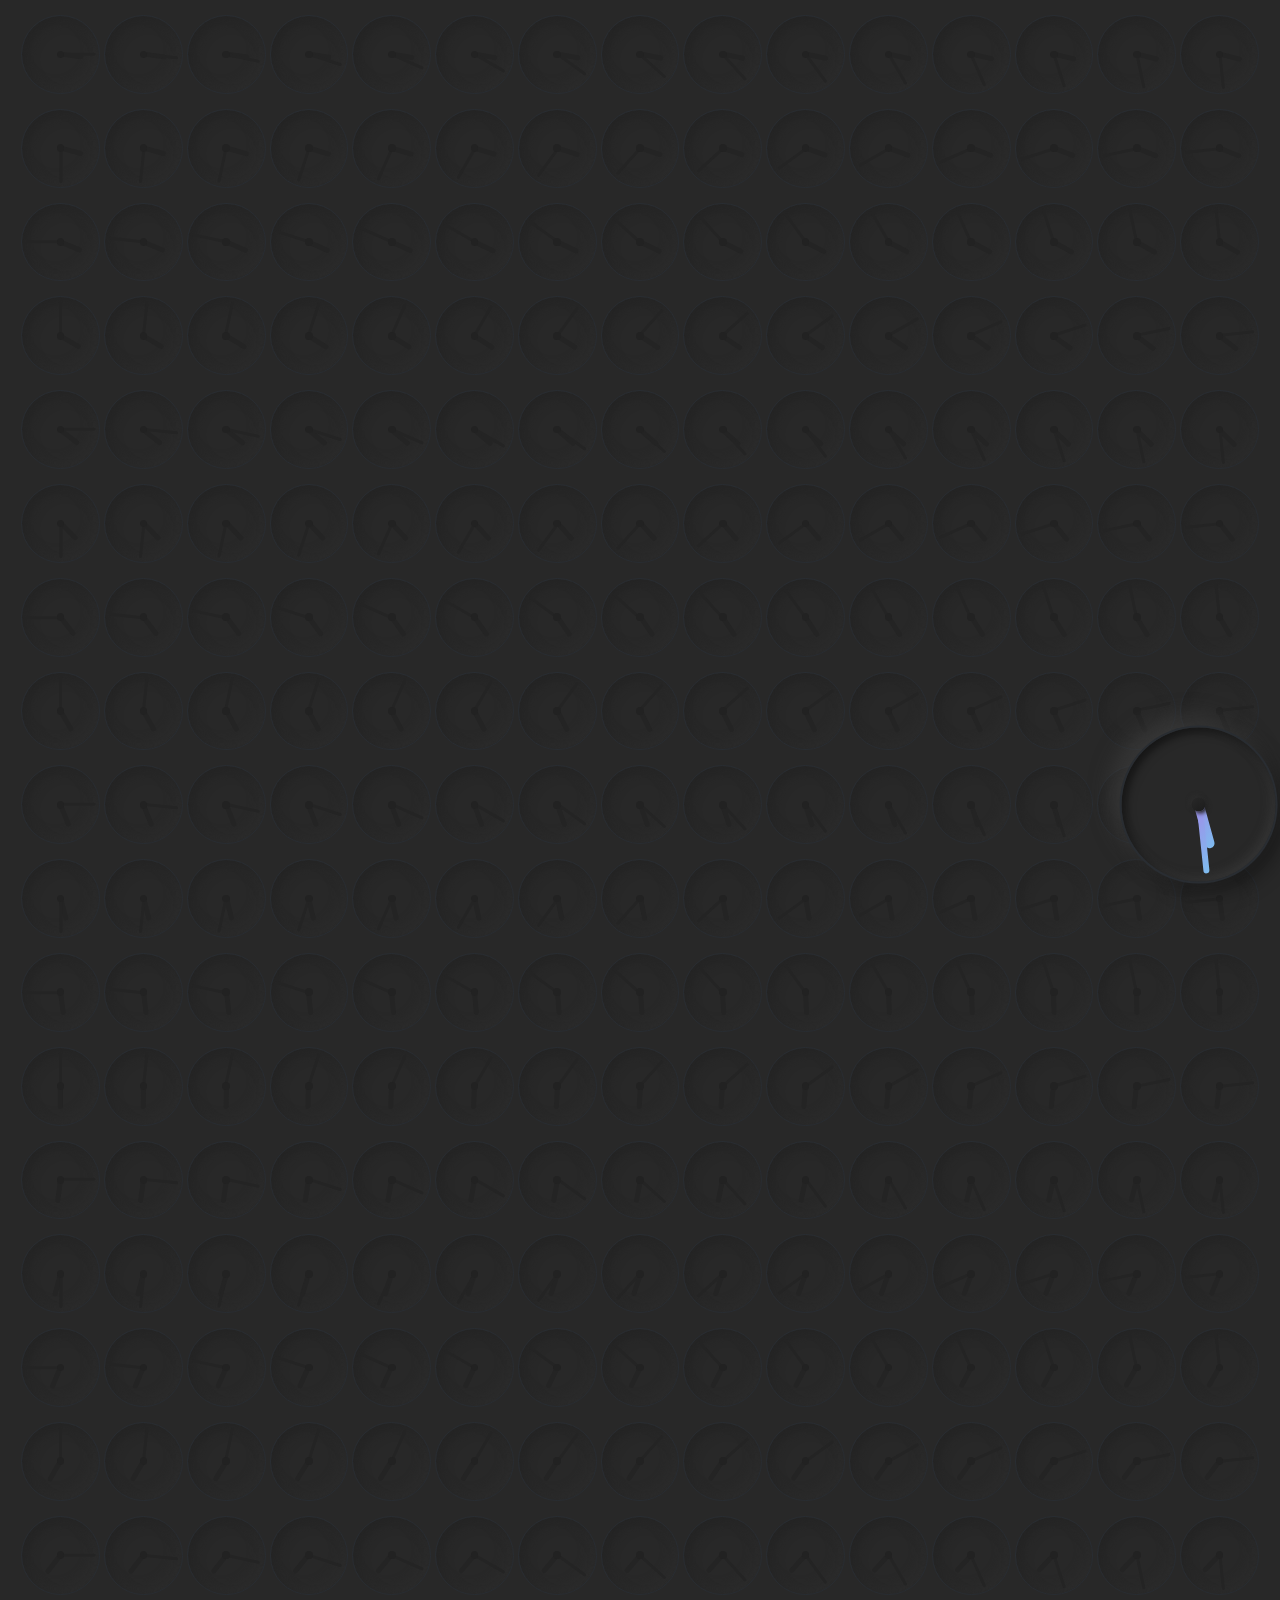
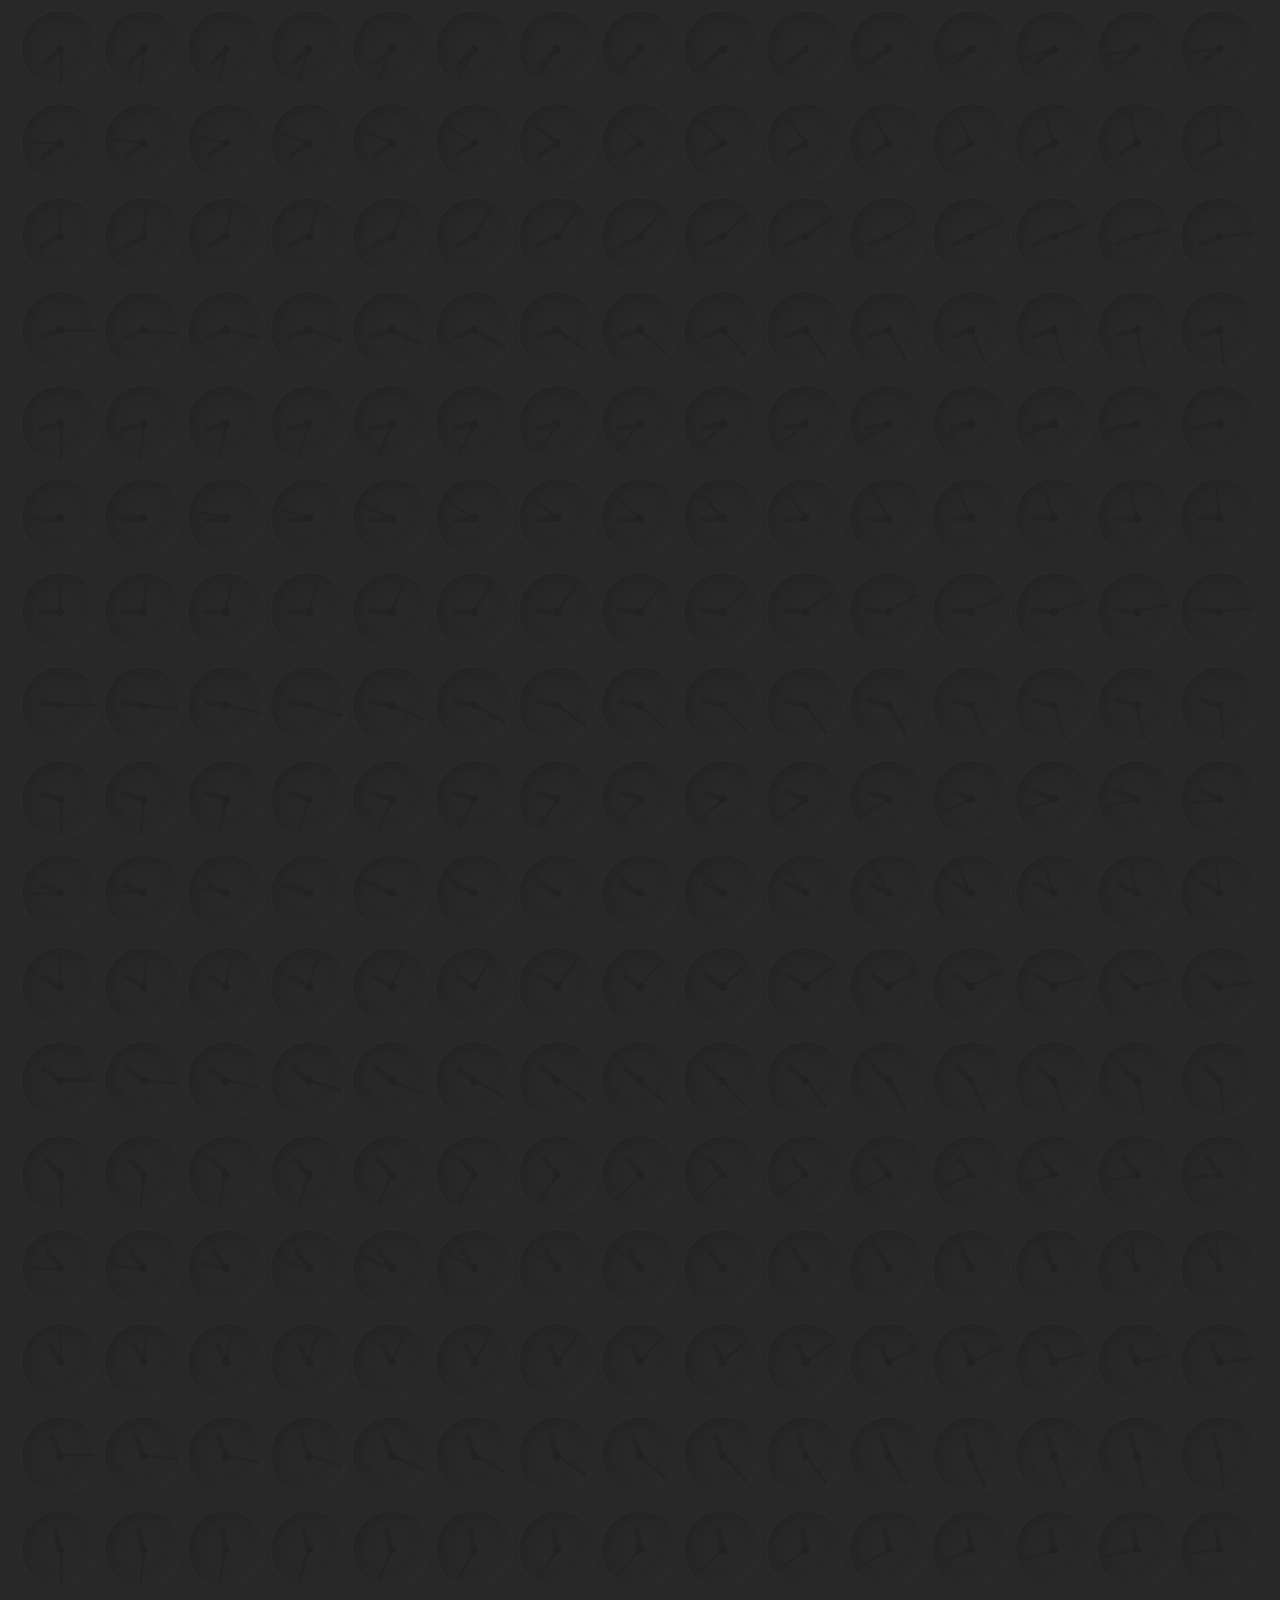
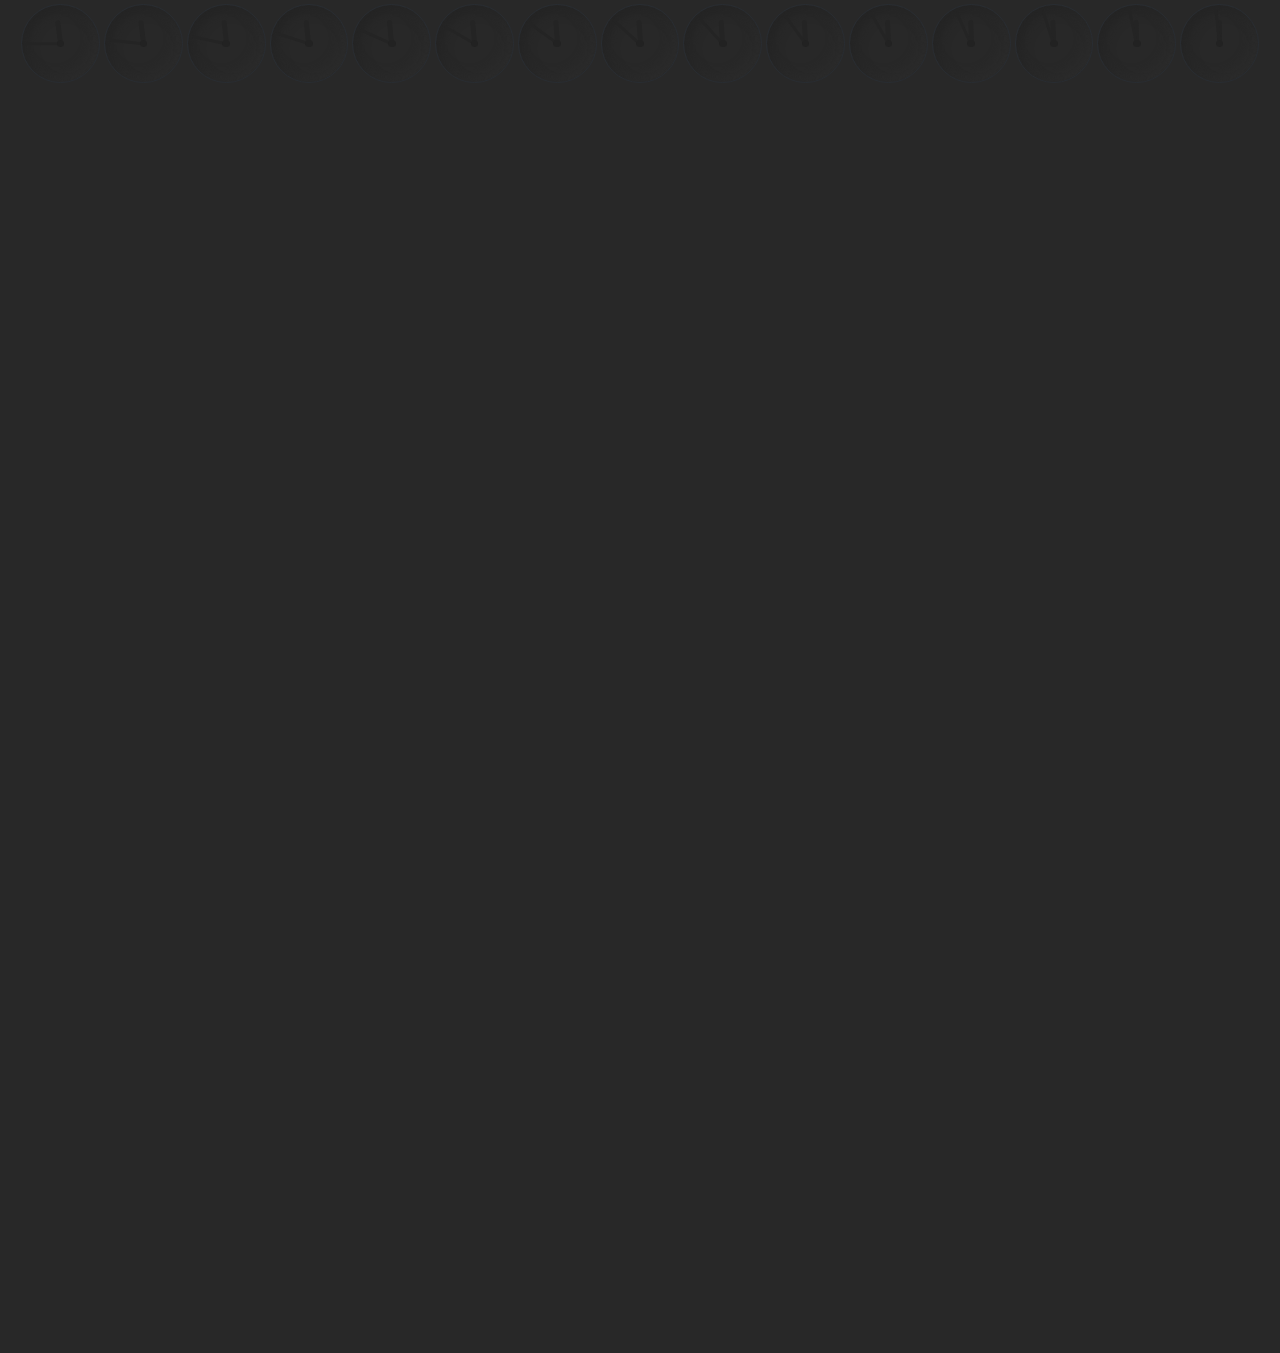
<file: index.html>
<!DOCTYPE html>
<html lang="en">
<head>
    <meta charset="UTF-8">
    <meta name="viewport" content="width=device-width, initial-scale=1.0">
    <title>Broken Clocks</title>
    <link rel="stylesheet" href="style.css">
</head>
<body onload="init()">
    <div class="clocks-container">
        <div class="clock-wrapper">
            <div class="clock">
                <div class="clock-face">
                    <span class="hand hour"></span>
                    <span class="hand minute"></span>
                    <span class="joint"></span>
                </div>
            </div>
        </div>
    </div>
    <script src="clocks.js"></script>
</body>
</html>
</file>
<file: style.css>
/*Normalise CSS across browsers*/
*{margin: 0; padding: 0; border: 0; outline: 0;}

body {
    padding: 2vw 1.5vw;
    background-color: #282828;
    overflow: hidden;
}

body.lightmode {
    background-color: #ECF0F3;
}

.clocks-container {
    display: flex;
    justify-content: space-evenly;
    align-items: center;
    flex-wrap: wrap;
    height: 100%;
}

.clock-wrapper {
    display: flex;
    justify-content: center;
    align-items: center;
    flex: 1 1 6.6%;
    padding-top: 15px;
}

.clock {
    border: solid 1px #292D32;
    border-radius: 50%;
    transition: all 1s;
    background-color: #282828;
    box-shadow: inset 5px 5px 11px #242424,
                inset -5px -5px 11px #2C2C2C;
}

body.lightmode .clock {
    border-color: #EADEFA;
    background: #ECF0F3;
    box-shadow: inset 13px 13px 25px #C9CCCF,
                inset -13px -13px 25px #FFF;
}

.clock-face {
    overflow: hidden;
    position: relative;
    width: 6vw;
    height: 6vw;
    border-radius: 50%;
}

.hand {
    position: absolute;
    width: 6.5%;
    height: 30%;
    top: -30%;
    left: 0;
    bottom: 0;
    right: 0;
    margin: auto;
    transform-origin: bottom center;
    border-radius: 10px;
    background-color: #242424;
}

body.lightmode .hand {
    background-color: #DFE2E9;
}

.minute {
    position: absolute;
    top: -45%; 
    width: 4.5%;
    height: 45%;
}

.joint {
    position: absolute;
    top: 0;
    left: 0;
    right: 0;
    bottom: 0;
    width: 10%;
    height: 10%;
    margin: auto;
    border-radius: 50%;
    background-color: #222;
}

body.lightmode .joint {
    background-color: #DDE;
}

.active.clock-wrapper {
    z-index: 1;
}

.active.clock-wrapper .clock {
    background-color: #282828;
    transform: scale(2);
    box-shadow: -5px -5px 10px rgba(67,67,67,0.5),
                inset 2px 2px 5px rgba(0,0,0,0.5),
                inset -2px -2px 5px rgba(67,67,67,0.5),
                5px 5px 10px rgba(0,0,0,0.3);
}

body.lightmode .active.clock-wrapper .clock {
    background-color: #ECF0F3;
    box-shadow: -5px -5px 10px rgba(67,67,67,0.4),
                inset 2px 2px 5px #C9CCCF,
                inset -2px -2px 5px #B0B5BF,
                5px 5px 10px rgba(0,0,0,0.2);
}

.active.clock-wrapper .hand {
    background: linear-gradient(135deg,#7DBDEF, #9F8EE9);
}

.active.clock-wrapper .joint {
    background: linear-gradient(145deg, #282828, #1C1C1C);
    box-shadow: 1px 1px 2px #222222, 
                -1px -1px 2px #2E2E2E;
}

body.lightmode .active.clock-wrapper .joint {
    background: linear-gradient(145deg, #FDFFFF, #D4D8DB);
    box-shadow: 1px 1px 2px #C9CCCF, 
                -1px -1px 2px #FFF;
}

/* Clocks at left edge */
.clocks-container .clock-wrapper.active:nth-child(15n+1) .clock {
    position: relative;
    left: 25%;
}

/* Clocks at right edge */
.clocks-container .clock-wrapper.active:nth-child(15n) .clock {
    position: relative;
    right: 25%;
}

/* Clocks at top edge */
.clocks-container .clock-wrapper.active:nth-child(-n+15) .clock {
    position: relative;
    top: 15px;
}

/* Clocks at bottom edge */
.clocks-container .clock-wrapper.active:nth-last-child(-n+15) .clock {
    position: relative;
    bottom: 25px;
}
</file>
